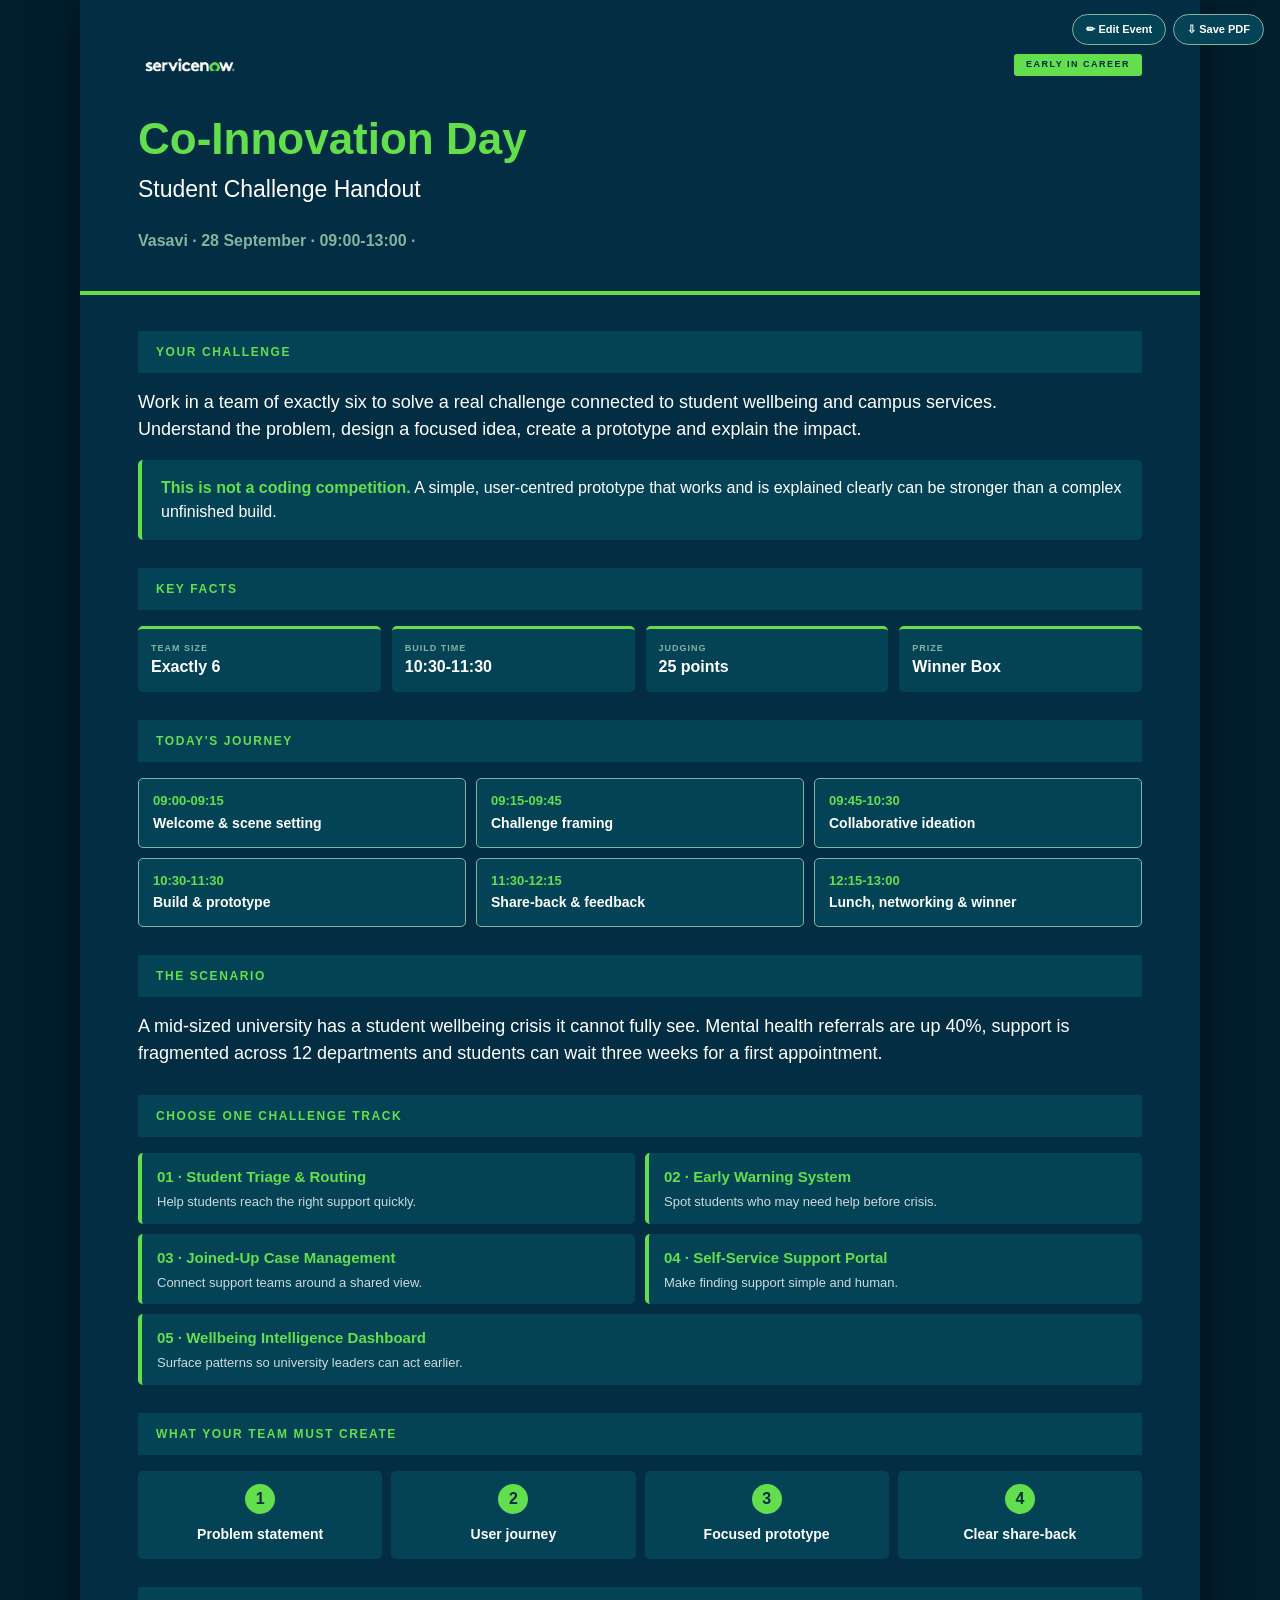
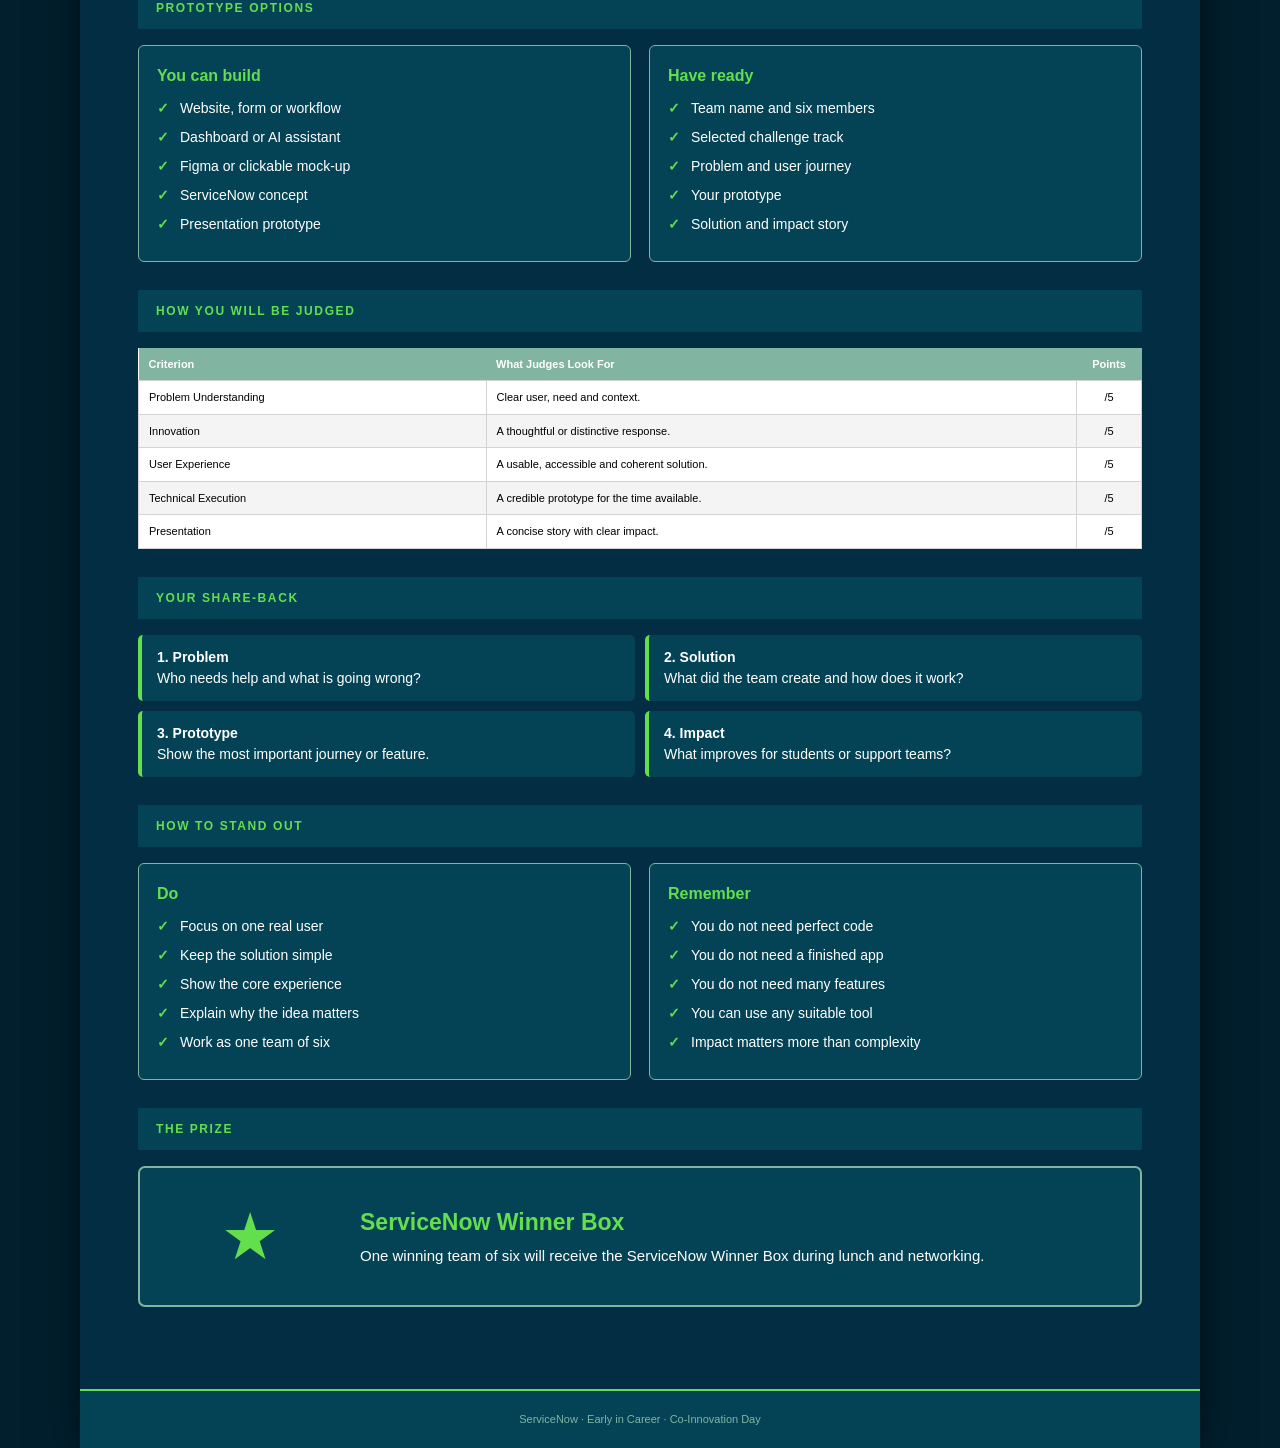
<file: server/storage/Vasavi Co-Innovation-Day-Student-Handout-Vasavi.html>
<!DOCTYPE html>
<html lang="en">
<head>
<meta charset="UTF-8">
<meta name="viewport" content="width=device-width,initial-scale=1">
<title>Co-Innovation Day - Student Handout</title>
<style>
:root{--blue:#032D42;--green:#63DF4E;--white:#FFFFFF;--teal:#044355;--support:#81B5A1;--light:#F4F4F4;--border:#D3D3D3;--black:#000000}
*{box-sizing:border-box;margin:0;padding:0;font-family:'ServiceNow Sans',Calibri,sans-serif}body{background:#021f2e;color:var(--white);line-height:1.5}.page{max-width:1120px;margin:0 auto;background:var(--blue);min-height:100vh;box-shadow:0 0 40px #0008}.wrap{padding:0 58px}.hero{padding:50px 0 38px;border-bottom:4px solid var(--green)}.brand{display:flex;align-items:center;gap:14px}.sn-logo{height:30px;width:auto;display:block}.brand-mark{width:34px;height:34px;border-radius:50%;background:var(--green);display:grid;place-items:center;color:var(--blue);font-weight:700}.brand-name{font-size:19px;font-weight:700}.badge{margin-left:auto;background:var(--green);color:var(--blue);padding:4px 12px;border-radius:3px;font-size:9px;font-weight:700;letter-spacing:1.5px}.hero h1{font-size:44px;color:var(--green);line-height:1.05;margin-top:36px}.hero-sub{font-size:23px;color:var(--white);margin-top:10px}.event-meta{font-size:16px;color:var(--support);font-weight:700;margin-top:22px}.toolbar{position:fixed;right:16px;top:14px;z-index:100;display:flex;gap:7px}.tool{background:var(--teal);color:var(--white);border:1px solid var(--support);border-radius:20px;padding:8px 13px;font-size:11px;font-weight:700;cursor:pointer}.tool:hover{background:var(--support);color:var(--blue)}.edit{position:fixed;right:16px;top:58px;width:300px;background:var(--teal);border:1px solid var(--support);border-radius:7px;padding:15px;z-index:100;display:none}.edit.open{display:block}.edit h3{font-size:11px;color:var(--green);letter-spacing:1.4px;margin-bottom:10px}.edit label{display:block;font-size:9px;color:var(--support);font-weight:700;letter-spacing:1px;margin:8px 0 3px}.edit input{width:100%;background:var(--blue);color:var(--white);border:1px solid var(--support);border-radius:4px;padding:7px 9px;outline:none}.apply{width:100%;margin-top:13px;border:0;border-radius:4px;background:var(--green);color:var(--blue);padding:9px;font-weight:700;cursor:pointer}.body{padding-top:36px;padding-bottom:54px}.section{margin-bottom:28px}.section-title{background:var(--teal);color:var(--green);padding:12px 18px;font-size:12px;font-weight:700;letter-spacing:1.6px;text-transform:uppercase;margin-bottom:16px}.intro{font-size:18px;max-width:940px}.callout{background:var(--teal);border-left:4px solid var(--green);border-radius:5px;padding:16px 19px;margin-top:17px;font-size:16px}.callout strong{color:var(--green)}.facts{display:grid;grid-template-columns:repeat(4,1fr);gap:11px}.fact{background:var(--teal);border-top:3px solid var(--green);border-radius:5px;padding:13px}.fact small{display:block;color:var(--support);font-size:9px;font-weight:700;letter-spacing:1px}.fact b{font-size:16px}.agenda{display:grid;grid-template-columns:repeat(3,1fr);gap:10px}.slot{background:var(--teal);border:1px solid var(--support);border-radius:5px;padding:12px 14px}.slot b{display:block;color:var(--green);font-size:13px}.slot span{font-size:14px;font-weight:700}.challenge-grid{display:grid;grid-template-columns:1fr 1fr;gap:10px}.challenge{background:var(--teal);border-left:4px solid var(--green);border-radius:5px;padding:12px 15px}.challenge:last-child{grid-column:1/-1}.challenge b{color:var(--green);font-size:15px}.challenge p{font-size:13px;color:var(--white);opacity:.8;margin-top:3px}.two{display:grid;grid-template-columns:1fr 1fr;gap:18px}.panel{background:var(--teal);border:1px solid var(--support);border-radius:6px;padding:18px}.panel h3{color:var(--green);font-size:16px;margin-bottom:10px}.list{list-style:none}.list li{font-size:14px;margin:8px 0;padding-left:23px;position:relative}.list li:before{content:'✓';position:absolute;left:0;color:var(--green);font-weight:700}.steps{display:grid;grid-template-columns:repeat(4,1fr);gap:9px}.step{background:var(--teal);padding:13px;border-radius:5px;text-align:center}.step b{display:grid;place-items:center;width:30px;height:30px;margin:0 auto 8px;border-radius:50%;background:var(--green);color:var(--blue)}.step span{font-size:14px;font-weight:700}.rubric{width:100%;border-collapse:collapse;background:var(--white);color:var(--black)}.rubric th{background:var(--support);color:var(--white);font-size:11px;text-align:left;padding:8px 10px}.rubric td{font-size:11px;padding:8px 10px;border:0.5px solid var(--border)}.rubric tr:nth-child(even) td{background:var(--light)}.rubric td:last-child,.rubric th:last-child{text-align:center;width:65px}.tips{display:grid;grid-template-columns:repeat(2,1fr);gap:10px}.tip{background:var(--teal);border-left:4px solid var(--green);border-radius:5px;padding:12px 15px;font-size:14px}.prize{display:grid;grid-template-columns:180px 1fr;gap:20px;align-items:center;background:var(--teal);border:2px solid var(--support);border-radius:7px;padding:20px}.star{text-align:center;font-size:65px;color:var(--green)}.prize h3{font-size:23px;color:var(--green)}.prize p{font-size:15px;margin-top:5px}.footer{background:var(--teal);border-top:2px solid var(--green);padding:20px;text-align:center;color:var(--support);font-size:11px}
@media(max-width:720px){.wrap{padding:0 20px}.facts,.agenda,.challenge-grid,.two,.steps,.tips{grid-template-columns:1fr}.challenge:last-child{grid-column:auto}.prize{grid-template-columns:1fr}.toolbar{right:7px}.edit{right:7px;width:calc(100vw - 14px)}}
@media print{@page{size:A4;margin:9mm}body{background:var(--white);print-color-adjust:exact;-webkit-print-color-adjust:exact}.page{box-shadow:none;max-width:none}.toolbar,.edit{display:none}.wrap{padding:0 22px}.hero{padding:20px 0 15px}.hero h1{font-size:30px;margin-top:18px}.hero-sub{font-size:17px}.event-meta{font-size:12px;margin-top:10px}.body{padding:18px 0}.section{margin-bottom:13px;break-inside:avoid}.section-title{padding:7px 11px;margin-bottom:8px;font-size:9px}.intro,.callout{font-size:11px}.callout{padding:8px 10px;margin-top:8px}.fact,.slot,.challenge,.panel,.step,.tip{padding:7px 9px}.fact b{font-size:11px}.slot span,.challenge b,.panel h3,.step span{font-size:10px}.challenge p,.list li,.tip,.prize p{font-size:9px}.list li{margin:4px 0}.prize{grid-template-columns:70px 1fr;padding:9px}.star{font-size:35px}.prize h3{font-size:14px}.footer{padding:9px}.badge{font-size:7px}.facts{gap:6px}.agenda{gap:5px}.challenge-grid,.two,.steps,.tips{gap:6px}}
</style>
</head>
<body>
<div class="toolbar"><button class="tool" onclick="toggleEdit()">✏ Edit Event</button><button class="tool" onclick="window.print()">⇩ Save PDF</button></div>
<div class="edit" id="edit"><h3>EDIT EVENT DETAILS</h3><label>UNIVERSITY NAME</label><input id="iUniversity" value="Vasavi"><label>EVENT DATE</label><input id="iDate" value=""><label>CAMPUS / LOCATION</label><input id="iLocation" value=""><button class="apply" onclick="applyDetails()">Apply & Save ✓</button></div>
<div class="page"><header class="hero"><div class="wrap"><div class="brand"><img class="sn-logo" src="[data-uri]" alt="ServiceNow"><div class="badge">EARLY IN CAREER</div></div><h1>Co-Innovation Day</h1><div class="hero-sub">Student Challenge Handout</div><div class="event-meta"><span class="university">Vasavi</span> · <span class="date">28 September</span> · 09:00-13:00 · <span class="location"></span></div></div></header>
<main class="wrap body">
<section class="section"><div class="section-title">Your Challenge</div><p class="intro">Work in a team of exactly six to solve a real challenge connected to student wellbeing and campus services. Understand the problem, design a focused idea, create a prototype and explain the impact.</p><div class="callout"><strong>This is not a coding competition.</strong> A simple, user-centred prototype that works and is explained clearly can be stronger than a complex unfinished build.</div></section>
<section class="section"><div class="section-title">Key Facts</div><div class="facts"><div class="fact"><small>TEAM SIZE</small><b>Exactly 6</b></div><div class="fact"><small>BUILD TIME</small><b>10:30-11:30</b></div><div class="fact"><small>JUDGING</small><b>25 points</b></div><div class="fact"><small>PRIZE</small><b>Winner Box</b></div></div></section>
<section class="section"><div class="section-title">Today's Journey</div><div class="agenda"><div class="slot"><b>09:00-09:15</b><span>Welcome & scene setting</span></div><div class="slot"><b>09:15-09:45</b><span>Challenge framing</span></div><div class="slot"><b>09:45-10:30</b><span>Collaborative ideation</span></div><div class="slot"><b>10:30-11:30</b><span>Build & prototype</span></div><div class="slot"><b>11:30-12:15</b><span>Share-back & feedback</span></div><div class="slot"><b>12:15-13:00</b><span>Lunch, networking & winner</span></div></div></section>
<section class="section"><div class="section-title">The Scenario</div><p class="intro">A mid-sized university has a student wellbeing crisis it cannot fully see. Mental health referrals are up 40%, support is fragmented across 12 departments and students can wait three weeks for a first appointment.</p></section>
<section class="section"><div class="section-title">Choose One Challenge Track</div><div class="challenge-grid"><div class="challenge"><b>01 · Student Triage & Routing</b><p>Help students reach the right support quickly.</p></div><div class="challenge"><b>02 · Early Warning System</b><p>Spot students who may need help before crisis.</p></div><div class="challenge"><b>03 · Joined-Up Case Management</b><p>Connect support teams around a shared view.</p></div><div class="challenge"><b>04 · Self-Service Support Portal</b><p>Make finding support simple and human.</p></div><div class="challenge"><b>05 · Wellbeing Intelligence Dashboard</b><p>Surface patterns so university leaders can act earlier.</p></div></div></section>
<section class="section"><div class="section-title">What Your Team Must Create</div><div class="steps"><div class="step"><b>1</b><span>Problem statement</span></div><div class="step"><b>2</b><span>User journey</span></div><div class="step"><b>3</b><span>Focused prototype</span></div><div class="step"><b>4</b><span>Clear share-back</span></div></div></section>
<section class="section"><div class="section-title">Prototype Options</div><div class="two"><div class="panel"><h3>You can build</h3><ul class="list"><li>Website, form or workflow</li><li>Dashboard or AI assistant</li><li>Figma or clickable mock-up</li><li>ServiceNow concept</li><li>Presentation prototype</li></ul></div><div class="panel"><h3>Have ready</h3><ul class="list"><li>Team name and six members</li><li>Selected challenge track</li><li>Problem and user journey</li><li>Your prototype</li><li>Solution and impact story</li></ul></div></div></section>
<section class="section"><div class="section-title">How You Will Be Judged</div><table class="rubric"><thead><tr><th>Criterion</th><th>What Judges Look For</th><th>Points</th></tr></thead><tbody><tr><td>Problem Understanding</td><td>Clear user, need and context.</td><td>/5</td></tr><tr><td>Innovation</td><td>A thoughtful or distinctive response.</td><td>/5</td></tr><tr><td>User Experience</td><td>A usable, accessible and coherent solution.</td><td>/5</td></tr><tr><td>Technical Execution</td><td>A credible prototype for the time available.</td><td>/5</td></tr><tr><td>Presentation</td><td>A concise story with clear impact.</td><td>/5</td></tr></tbody></table></section>
<section class="section"><div class="section-title">Your Share-Back</div><div class="tips"><div class="tip"><strong>1. Problem</strong><br>Who needs help and what is going wrong?</div><div class="tip"><strong>2. Solution</strong><br>What did the team create and how does it work?</div><div class="tip"><strong>3. Prototype</strong><br>Show the most important journey or feature.</div><div class="tip"><strong>4. Impact</strong><br>What improves for students or support teams?</div></div></section>
<section class="section"><div class="section-title">How to Stand Out</div><div class="two"><div class="panel"><h3>Do</h3><ul class="list"><li>Focus on one real user</li><li>Keep the solution simple</li><li>Show the core experience</li><li>Explain why the idea matters</li><li>Work as one team of six</li></ul></div><div class="panel"><h3>Remember</h3><ul class="list"><li>You do not need perfect code</li><li>You do not need a finished app</li><li>You do not need many features</li><li>You can use any suitable tool</li><li>Impact matters more than complexity</li></ul></div></div></section>
<section class="section"><div class="section-title">The Prize</div><div class="prize"><div class="star">★</div><div><h3>ServiceNow Winner Box</h3><p>One winning team of six will receive the ServiceNow Winner Box during lunch and networking.</p></div></div></section>
</main><footer class="footer">ServiceNow · Early in Career · Co-Innovation Day</footer></div>
<script>
function toggleEdit(){document.getElementById('edit').classList.toggle('open')}function setAll(c,v){document.querySelectorAll('.'+c).forEach(e=>e.textContent=v)}
function applyDetails(){const d={university:document.getElementById('iUniversity').value||'Vasavi',date:document.getElementById('iDate').value||'',location:document.getElementById('iLocation').value||''};Object.entries(d).forEach(([k,v])=>setAll(k,v));document.title=d.university+' - Co-Innovation Day Student Handout';localStorage.setItem('cidStudentHandout',JSON.stringify(d));toggleEdit()}
function load(){try{const d=JSON.parse(localStorage.getItem('cidStudentHandout'));if(!d)return;document.getElementById('iUniversity').value=d.university;document.getElementById('iDate').value=d.date;document.getElementById('iLocation').value=d.location;Object.entries(d).forEach(([k,v])=>setAll(k,v))}catch(e){}}
document.addEventListener('keydown',e=>{if(e.key==='Escape')document.getElementById('edit').classList.remove('open')});load();
</script>
</body>
</html>
</file>
